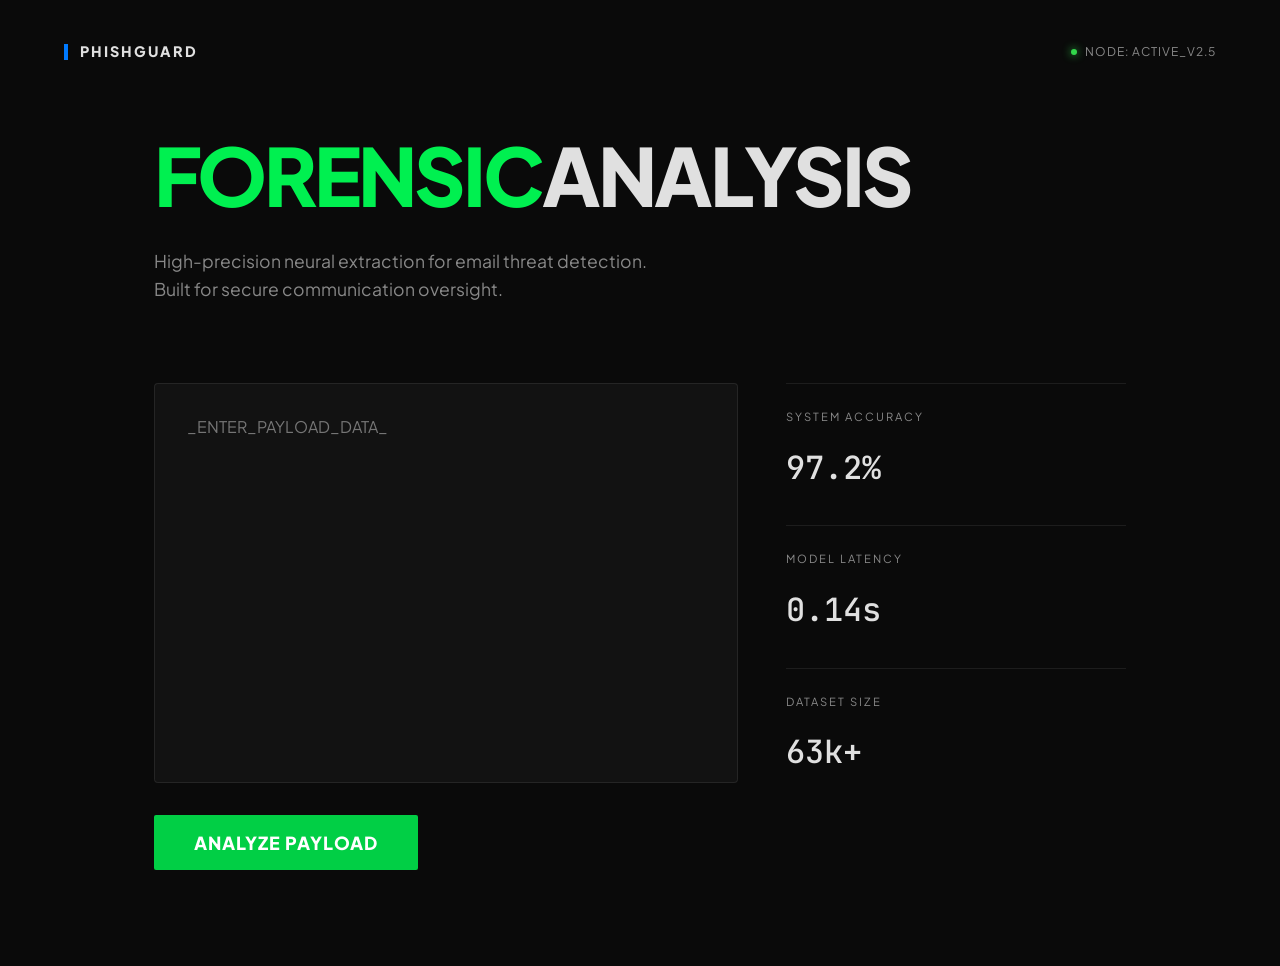
<file: frontend/index.html>
<!DOCTYPE html>
<html lang="en">
<head>
    <meta charset="UTF-8">
    <meta name="viewport" content="width=device-width, initial-scale=1.0">
    <title>PHISHGUARD AI | FORENSIC INTEL</title>
    <!-- Modern Sans and Mono stack -->
    <link href="https://fonts.googleapis.com/css2?family=Plus+Jakarta+Sans:wght@300;400;500;600;700;800&family=JetBrains+Mono:wght@400;500;700&display=swap" rel="stylesheet">
    <link rel="stylesheet" href="./styles.css">
</head>
<body>
    <nav>
        <div class="brand">
            <div class="brand-marker"></div>
            <span>PhishGuard</span>
        </div>
        <div class="system-status">
            <div class="status-pulse"></div>
            <span>Node: Active_v2.5</span>
        </div>
    </nav>

    <main>
        <div class="hero">
            <h1><span style="color: #00F050;">Forensic</span><span>Analysis</span></h1>
            <p>High-precision neural extraction for email threat detection. Built for secure communication oversight.</p>
        </div>

        <div class="workspace">
            <div class="analysis-input-area">
                <textarea id="emailInput" placeholder="_ENTER_PAYLOAD_DATA_"></textarea>
                <div class="button-bar">
                    <button class="btn-action" id="analyzeBtn">Analyze Payload</button>
                    <div class="loader" id="loader">RUNNING_NEURAL_CHECK...</div>
                </div>
            </div>

            <div class="stats-sidebar">
                <div class="stat-block">
                    <div class="stat-label">System Accuracy</div>
                    <div class="stat-value">97.2%</div>
                </div>
                <div class="stat-block">
                    <div class="stat-label">Model Latency</div>
                    <div class="stat-value">0.14s</div>
                </div>
                <div class="stat-block">
                    <div class="stat-label">Dataset Size</div>
                    <div class="stat-value">63k+</div>
                </div>
            </div>
        </div>

        <div class="results-overlay" id="results">
            <div class="prediction-summary">
                <div class="prediction-title" id="predictionText">CLEAN</div>
                <div id="threatTag" class="tag">LOW_RISK</div>
            </div>

            <div class="forensics-grid">
                <div class="model-card">
                    <div class="name">Combined Probability</div>
                    <div class="score" id="probValue">0.00%</div>
                </div>
                <div class="model-card">
                    <div class="name">Bi-LSTM Advanced</div>
                    <div class="score" id="lstmValue">0.00%</div>
                </div>
                <div class="model-card">
                    <div class="name">RF Baseline</div>
                    <div class="score" id="rfValue">0.00%</div>
                </div>
            </div>

            <div style="margin-top: 3rem; border-top: 1px solid var(--border-subtle); padding-top: 2rem;">
                <div class="stat-label">Lexical Forensics</div>
                <div style="display: flex; gap: 4rem; margin-top: 1rem;">
                    <div>
                        <div class="stat-label" style="margin-bottom: 0.5rem;">URLs</div>
                        <div class="stat-value" id="urlValue" style="font-size: 1.2rem;">0</div>
                    </div>
                    <div>
                        <div class="stat-label" style="margin-bottom: 0.5rem;">Urgency</div>
                        <div class="stat-value" id="urgencyValue" style="font-size: 1.2rem;">0.00</div>
                    </div>
                </div>
            </div>
        </div>
    </main>

    <script src="./script.js"></script>
</body>
</html>
</file>
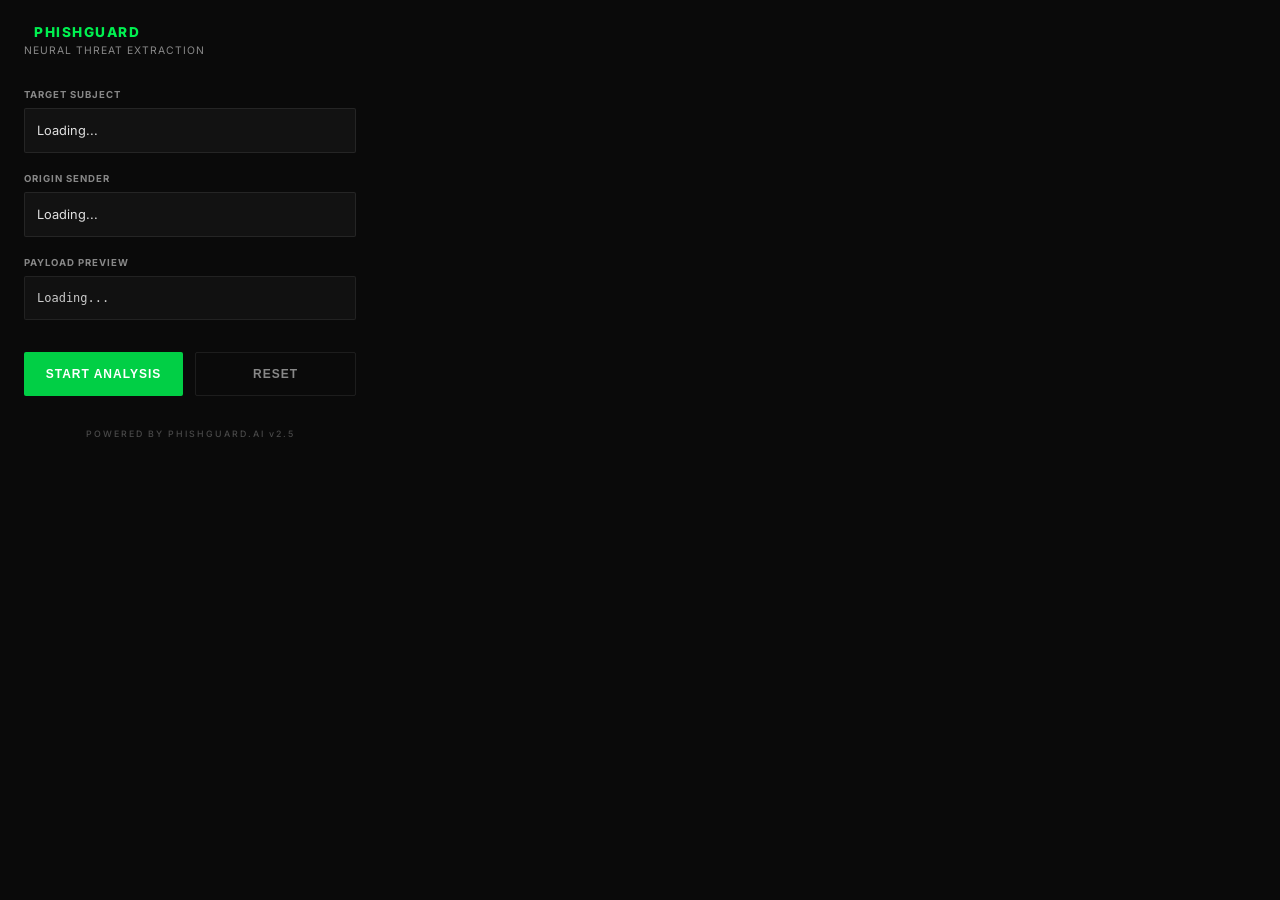
<file: extension/popup.html>
<!DOCTYPE html>
<html>
<head>
    <title>PhishGuard</title>
    <link href="https://fonts.googleapis.com/css2?family=Inter:wght@400;500;600&display=swap" rel="stylesheet">
    <link rel="stylesheet" type="text/css" href="styles.css">
</head>
<body>
    <div class="container">
        <header>
            <div class="header-main">
                <div class="logo-dot"></div>
                <h1 style="color: #00f050;">PhishGuard</h1>
            </div>
            <p>Neural Threat Extraction</p>
        </header>

        <div id="not-gmail" class="hidden error-msg">
            <div class="icon">⚠️</div>
            <p>Please open a Gmail message to initiate scan.</p>
        </div>

        <div id="content-preview" class="preview-area">
            <div class="field">
                <label>Target Subject</label>
                <div id="subject" class="value">Loading...</div>
            </div>
            <div class="field">
                <label>Origin Sender</label>
                <div id="sender" class="value">Loading...</div>
            </div>
            <div class="field">
                <label>Payload Preview</label>
                <div id="body" class="value body-preview">Loading...</div>
            </div>
        </div>

        <div class="actions">
            <button id="analyze-btn" class="btn primary">Start Analysis</button>
            <button id="clear-btn" class="btn secondary">Reset</button>
        </div>

        <footer>
            POWERED BY PHISHGUARD.AI v2.5
        </footer>
    </div>
    <script src="popup.js"></script>
</body>
</html>
</file>
<file: frontend/styles.css>
:root {
    --bg-primary: #0A0A0A;
    --bg-secondary: #121212;
    --accent: #007AFF; 
    --text-main: #E0E0E0;
    --text-dim: #888888;
    --border-subtle: rgba(255, 255, 255, 0.08);
    --danger: #FF453A;
    --success: #32D74B;
}

* {
    margin: 0;
    padding: 0;
    box-sizing: border-box;
    font-family: 'Plus Jakarta Sans', sans-serif;
    -webkit-font-smoothing: antialiased;
}

body {
    background-color: var(--bg-primary);
    color: var(--text-main);
    min-height: 100vh;
    display: flex;
    flex-direction: column;
    line-height: 1.6;
}

nav {
    padding: 2.5rem 4rem;
    display: flex;
    justify-content: space-between;
    align-items: center;
}

.brand {
    font-size: 0.9rem;
    font-weight: 800;
    letter-spacing: 2px;
    text-transform: uppercase;
    display: flex;
    align-items: center;
    gap: 12px;
}

.brand-marker {
    width: 4px;
    height: 16px;
    background: var(--accent);
}

.system-status {
    font-size: 0.75rem;
    color: var(--text-dim);
    text-transform: uppercase;
    letter-spacing: 1px;
    display: flex;
    align-items: center;
    gap: 8px;
}

.status-pulse {
    width: 6px;
    height: 6px;
    background: var(--success);
    border-radius: 50%;
    box-shadow: 0 0 8px var(--success);
}

main {
    flex: 1;
    max-width: 1100px;
    margin: 0 auto;
    width: 100%;
    padding: 2rem 4rem 6rem;
}

.hero {
    margin-bottom: 5rem;
    opacity: 0;
    transform: translateY(20px);
    animation: fadeIn 0.8s forwards;
}

.hero h1 {
    font-size: 5rem;
    font-weight: 800;
    line-height: 1.0;
    letter-spacing: -3px;
    text-transform: uppercase;
    margin-bottom: 2rem;
}

.hero p {
    font-size: 1.1rem;
    color: var(--text-dim);
    max-width: 500px;
}

.workspace {
    display: grid;
    grid-template-columns: 1fr 340px;
    gap: 3rem;
    opacity: 0;
    animation: fadeIn 1s 0.2s forwards;
}

.analysis-input-area {
    display: flex;
    flex-direction: column;
    gap: 2rem;
}

textarea {
    width: 100%;
    height: 400px;
    background: var(--bg-secondary);
    border: 1px solid var(--border-subtle);
    border-radius: 4px;
    padding: 2rem;
    color: var(--text-main);
    font-size: 1rem;
    resize: none;
    outline: none;
    transition: border-color 0.3s ease;
}

textarea:focus {
    border-color: rgba(255, 255, 255, 0.2);
}

.button-bar {
    display: flex;
    align-items: center;
    gap: 1.5rem;
}

.btn-action {
    background: var(--text-main);
    color: var(--bg-primary);
    border: none;
    padding: 1rem 2.5rem;
    border-radius: 2px;
    font-weight: 700;
    text-transform: uppercase;
    letter-spacing: 1px;
    font-size: 0.8rem;
    cursor: pointer;
    transition: all 0.2s ease;
    background: #00f050db;
    color: white;
    font-size: large;
    font-weight: 900;
}

.btn-action:hover {
    background: white;
    transform: translateX(4px);
}

.btn-action:disabled {
    opacity: 0.3;
    cursor: not-allowed;
}

.stats-sidebar {
    display: flex;
    flex-direction: column;
    gap: 2rem;
}

.stat-block {
    border-top: 1px solid var(--border-subtle);
    padding-top: 1.5rem;
}

.stat-label {
    font-size: 0.7rem;
    color: var(--text-dim);
    text-transform: uppercase;
    letter-spacing: 2px;
    margin-bottom: 1rem;
}

.stat-value {
    font-family: 'JetBrains Mono', monospace;
    font-size: 2rem;
    font-weight: 500;
}

.results-overlay {
    margin-top: 4rem;
    display: none;
    border-top: 1px solid var(--border-subtle);
    padding-top: 4rem;
    animation: fadeIn 1s forwards;
}

.prediction-summary {
    display: flex;
    align-items: baseline;
    gap: 2rem;
    margin-bottom: 4rem;
}

.prediction-title {
    font-size: 4rem;
    font-weight: 800;
    text-transform: uppercase;
    letter-spacing: -2px;
}

.tag {
    font-size: 0.75rem;
    padding: 4px 12px;
    border: 1px solid currentColor;
    border-radius: 2px;
    font-weight: 700;
    text-transform: uppercase;
}

.forensics-grid {
    display: grid;
    grid-template-columns: repeat(3, 1fr);
    gap: 2rem;
}

.model-card {
    background: var(--bg-secondary);
    padding: 2rem;
    border: 1px solid var(--border-subtle);
}

.model-card .name {
    font-size: 0.7rem;
    color: var(--text-dim);
    text-transform: uppercase;
    margin-bottom: 1rem;
    letter-spacing: 1px;
}

.model-card .score {
    font-family: 'JetBrains Mono', monospace;
    font-size: 1.5rem;
    color: var(--accent);
}

.loader {
    display: none;
    font-family: 'JetBrains Mono', monospace;
    font-size: 0.75rem;
    color: var(--accent);
}

@keyframes fadeIn {
    to { opacity: 1; transform: translateY(0); }
}

@media (max-width: 900px) {
    .workspace { grid-template-columns: 1fr; }
    .hero h1 { font-size: 3rem; }
    nav { padding: 2rem; }
    main { padding: 2rem; }
}
</file>
<file: extension/styles.css>
/* styles.css - Modern Minimalist Developer Aesthetic */
:root {
    --bg-primary: #0A0A0A;
    --bg-secondary: #121212;
    --accent: #007AFF;
    --text-main: #E0E0E0;
    --text-dim: #888888;
    --border-subtle: rgba(255, 255, 255, 0.08);
}

body {
    width: 380px;
    font-family: 'Inter', -apple-system, sans-serif;
    margin: 0;
    padding: 0;
    background-color: var(--bg-primary);
    color: var(--text-main);
    -webkit-font-smoothing: antialiased;
}

.container {
    padding: 24px;
}

header {
    margin-bottom: 32px;
}

.header-main {
    display: flex;
    align-items: center;
    gap: 10px;
    margin-bottom: 4px;
}

.brand-marker {
    width: 3px;
    height: 14px;
    background: var(--accent);
}

header h1 {
    font-size: 0.85rem;
    font-weight: 800;
    text-transform: uppercase;
    letter-spacing: 1.5px;
    margin: 0;
}

header p {
    font-size: 0.65rem;
    color: var(--text-dim);
    margin: 0;
    text-transform: uppercase;
    letter-spacing: 1px;
}

.preview-area {
    display: flex;
    flex-direction: column;
    gap: 20px;
}

.field label {
    display: block;
    font-size: 0.6rem;
    font-weight: 700;
    color: var(--text-dim);
    text-transform: uppercase;
    margin-bottom: 8px;
    letter-spacing: 1px;
}

.value {
    background: var(--bg-secondary);
    border: 1px solid var(--border-subtle);
    border-radius: 2px;
    padding: 12px;
    font-size: 0.8rem;
    max-height: 80px;
    overflow-y: auto;
    color: var(--text-main);
    line-height: 1.5;
}

.body-preview {
    max-height: 120px;
    font-family: 'JetBrains Mono', monospace;
    font-size: 0.75rem;
    color: var(--text-main);
    opacity: 0.9;
}

.actions {
    display: flex;
    gap: 12px;
    margin-top: 32px;
}

.btn {
    flex: 1;
    padding: 14px;
    border-radius: 2px;
    border: none;
    font-weight: 700;
    font-size: 0.75rem;
    text-transform: uppercase;
    letter-spacing: 1px;
    cursor: pointer;
    transition: all 0.2s ease;
}

.btn.primary {
    background: #00f050db;
    color: white;
    opacity: 1;
    font-weight: 900;
}

.btn.primary:hover {
    transform: translateY(-2px);
}

.btn.secondary {
    background: transparent;
    color: var(--text-dim);
    border: 1px solid var(--border-subtle);
}

.btn.secondary:hover {
    color: #d3d3d3;
    border-color: var(--text-dim);
}

.hidden {
    display: none;
}

.error-msg {
    color: #FF453A;
    text-align: center;
    padding: 24px;
    background: rgba(255, 69, 58, 0.05);
    border: 1px solid rgba(255, 69, 58, 0.15);
    border-radius: 2px;
    font-size: 0.75rem;
    text-transform: uppercase;
    letter-spacing: 0.5px;
}

footer {
    text-align: center;
    font-size: 0.55rem;
    color: var(--text-dim);
    margin-top: 32px;
    letter-spacing: 2px;
    font-weight: 500;
    opacity: 0.5;
}
</file>
